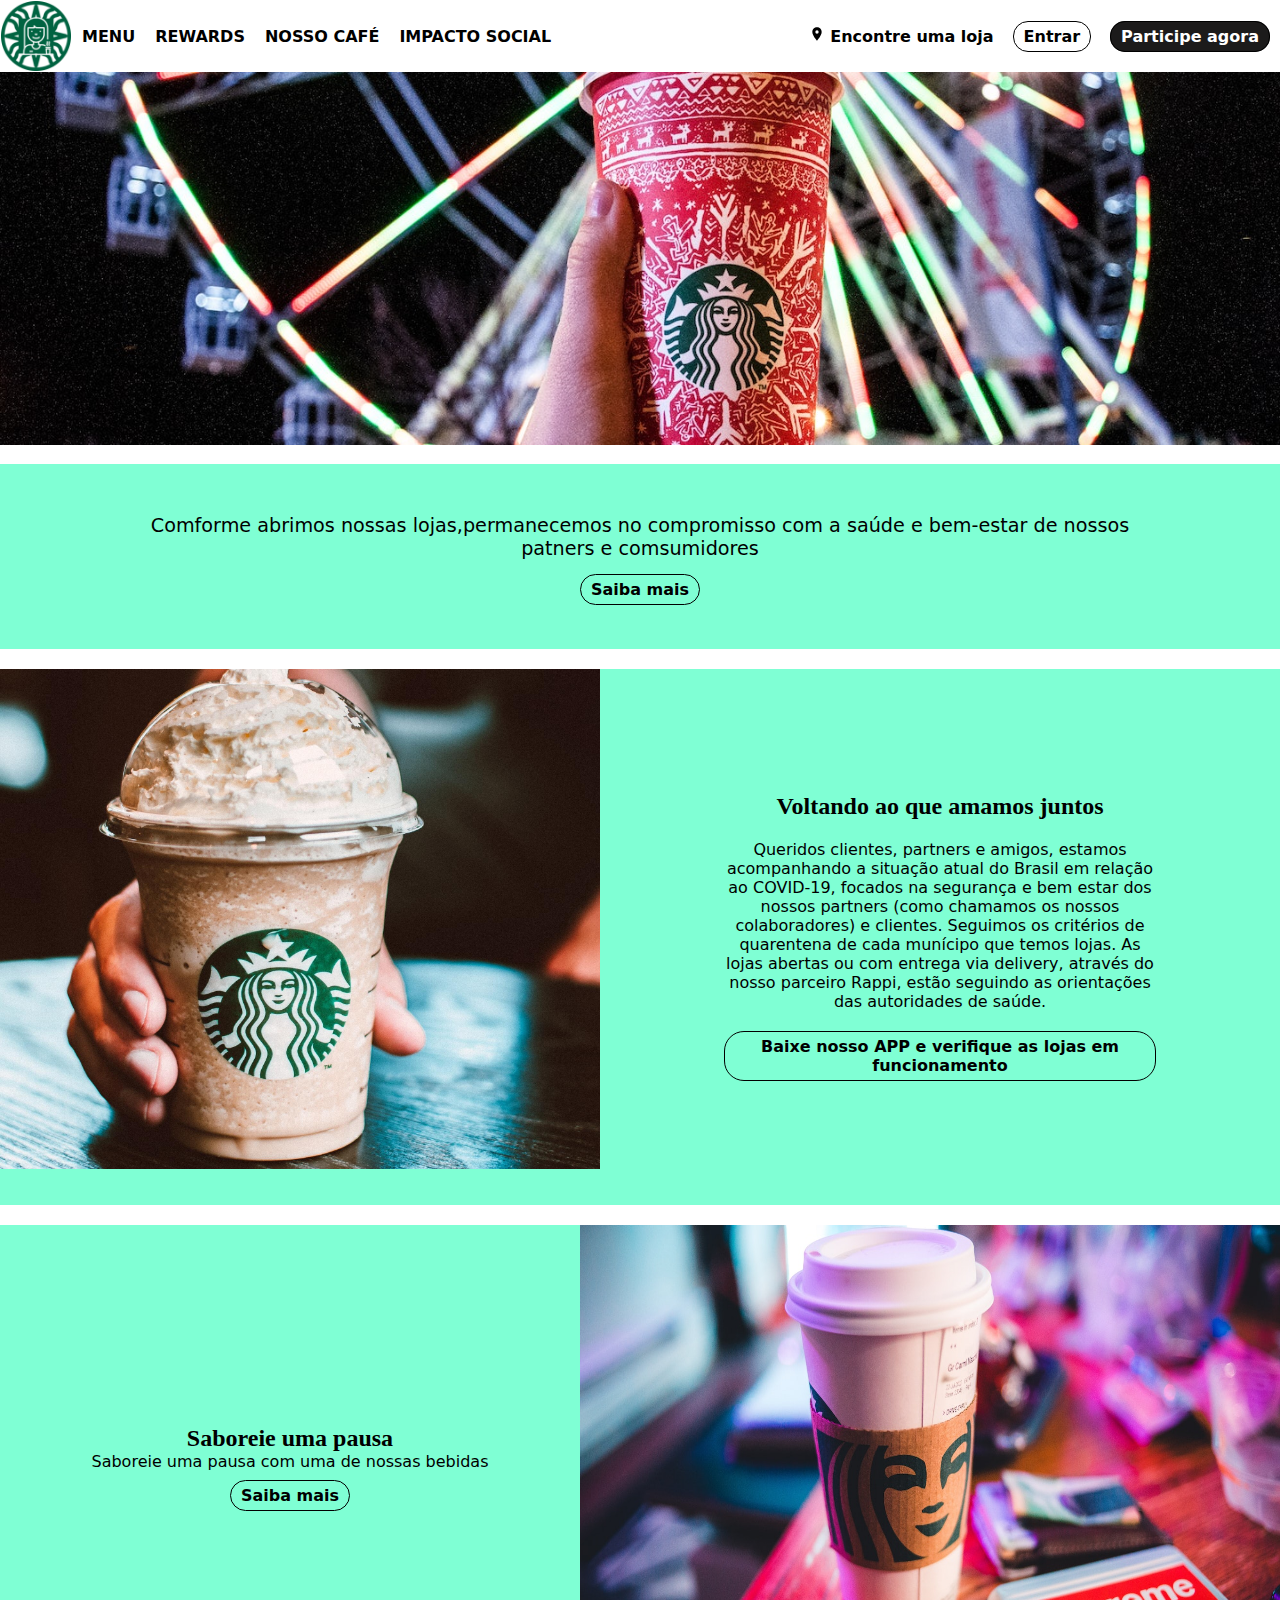
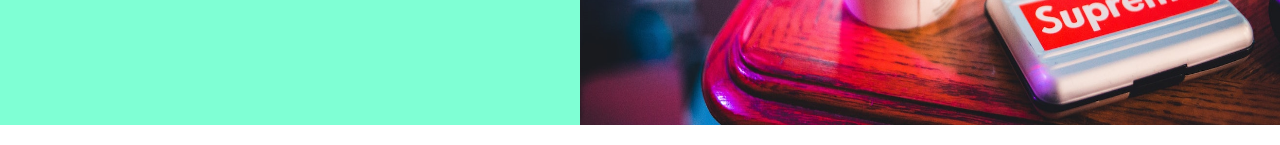
<file: Starcoffee/index.html>
<!DOCTYPE html>
<html lang="en">

<head>
    <meta charset="UTF-8">
    <meta http-equiv="X-UA-Compatible" content="IE=edge">
    <meta name="viewport" content="width=device-width, initial-scale=1.0">
    <link rel="preconnect" href="https://fonts.googleapis.com">
    <link rel="preconnect" href="https://fonts.gstatic.com" crossorigin>
    <link href="https://fonts.googleapis.com/css2?family=Rampart+One&family=Roboto:ital,wght@1,500&display=swap"
        rel="stylesheet">
    <link rel="stylesheet" href="Stylec.Css">
    <link rel="stylesheet" href="index.html">
    <title>Document</title>
</head>

<body>
    <header>
        <div class="logo-menu">

            <img src="img/logo.png" alt="">
            <nav>
                <ul class="menu">
                    <li><a href="" class="ter"> MENU</a></li>
                    <li><a href="" class="ter"> REWARDS</a></li>
                    <li><a href="" class="ter"> NOSSO CAFÉ</a></li>
                    <li><a href="" class="ter"> IMPACTO SOCIAL</a></li>
                </ul>
            </nav>
        </div>
        <div class="botoes-menu">
            <a href="" class="botao-loja"><img src="img/baseline-location-on.svg" alt=""> Encontre uma loja</a>
            <a href="loginstar.html" class="botao-branco">Entrar</a>
            <a href="" class="botao-preto">Participe agora</a>
        </div>
    </header>

    <main>
        <img src="img/capasite.jpg" alt="" class="img1">
        <div class="texto1">
            <p class="baixo">Comforme abrimos nossas lojas,permanecemos no compromisso com a saúde e bem-estar de
                nossos<br>patners e comsumidores</p>
            <a href="" class="saiba">Saiba mais</a>
        </div>

        <div class="img-texto">
            <img src="img/site1.jpg" alt="" class="img2">

            <div class="texto2">
                <h2 class="pera">Voltando ao que amamos juntos</h2>
                <p class="pera">Queridos clientes, partners e amigos, estamos acompanhando a situação atual do Brasil em
                    relação ao
                    COVID-19, focados na segurança e bem estar dos nossos partners (como chamamos os nossos
                    colaboradores) e
                    clientes. Seguimos os critérios de quarentena de cada munícipo que temos lojas. As lojas abertas ou
                    com
                    entrega via delivery, através do nosso parceiro Rappi, estão seguindo as orientações das autoridades
                    de
                    saúde.</p>

                <a href="" class="saiba"> Baixe nosso APP e verifique as lojas em funcionamento</a>
            </div>
        </div>

        <div class="img-texto2">

            <img src="img/site2.jpg" alt="" class="site2">

            <div class="testo">
                <h2>Saboreie uma pausa</h2>

                <p class="buton">Saboreie uma pausa com uma de nossas bebidas</p>

                <a href="" class="saiba">Saiba mais</a>
            </div>
        </div>

    </main>


</html>
</file>
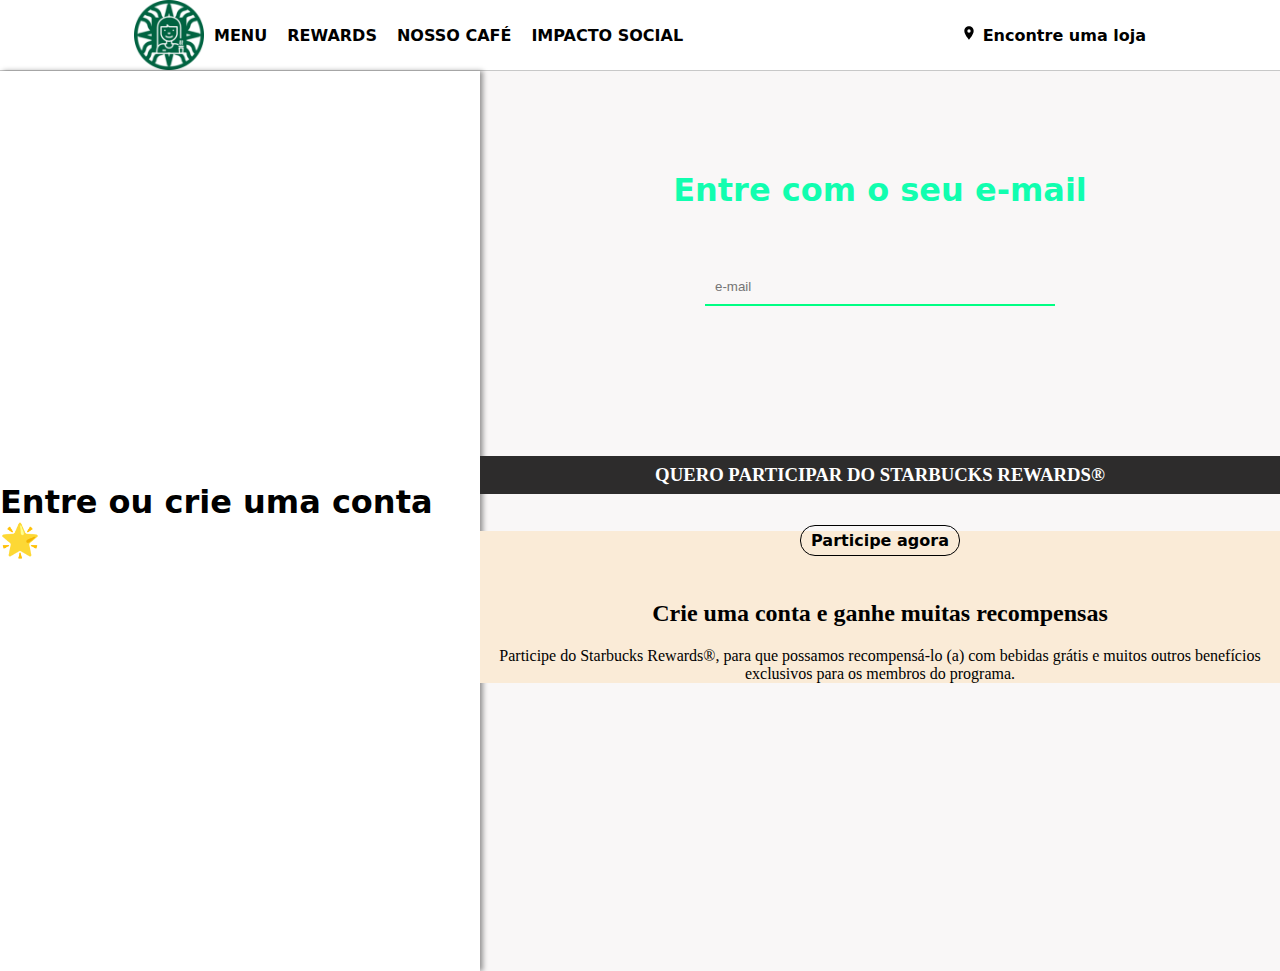
<file: Starcoffee/loginstar.html>
<!DOCTYPE html>
<html lang="en">

<head>
    <meta charset="UTF-8">
    <meta http-equiv="X-UA-Compatible" content="IE=edge">
    <meta name="viewport" content="width=device-width, initial-scale=1.0">
    <link rel="stylesheet" href="index.html">
    <link rel="stylesheet" href="loginc.css">
    <title>Document</title>
</head>

<body>
    <header>
        <div class="logo-menu">

            <img src="img/logo.png" alt="">
            <nav>
                <ul class="menu">
                    <li><a href="index.html" class="ter"> MENU</a></li>
                    <li><a href="" class="ter"> REWARDS</a></li>
                    <li><a href="" class="ter"> NOSSO CAFÉ</a></li>
                    <li><a href="" class="ter"> IMPACTO SOCIAL</a></li>
                </ul>
            </nav>
        </div>
        <div class="botoes-menu">
            <a href="" class="botao-loja"><img src="img/baseline-location-on.svg" alt=""> Encontre uma loja</a>

        </div>
    </header>

    <main>

        <div class="login-crie">
            <h1>Entre ou crie uma conta 🌟</h1>
        </div>
        <div class="h111">
            <h1 class="h11">Entre com o seu e-mail</h1>

            <input type="text" placeholder="e-mail" class="log">

            <div class="branco">
                <h3 class="preto">QUERO PARTICIPAR DO STARBUCKS REWARDS®</h3>
            </div>

            <div class="agora">

                <a class="botao-branco merg">Participe agora</a>

                <h2 class="merg">Crie uma conta e ganhe muitas recompensas</h2>

                <p>Participe do Starbucks Rewards®, para que possamos recompensá-lo (a) com bebidas grátis e muitos
                    outros benefícios exclusivos para os membros do programa.</p>

            </div>
        </div>

        <div class="preto"></div>
    </main>
</body>

</html>
</file>
<file: Starcoffee/Stylec.Css>
* {
    margin: 0;
    padding: 0;
    box-sizing: border-box;
}

.logo-menu {
    display: flex;
}



.logo-menu>img {
    height: 70px;
    margin: 1px;
}

.menu {
    display: flex;
    align-items: center;
    height: 100%;
}

.menu:hover {
    display: flex;
    align-items: center;
    height: 100%;
    color: aquamarine;
    transition: 500ms;
}

li {
    list-style-type: none;
    padding: 10px;
}

a {
    text-decoration: none;
    color: black;
    font-family: system-ui, -apple-system, BlinkMacSystemFont, 'Segoe UI', Roboto, Oxygen, Ubuntu, Cantarell, 'Open Sans', 'Helvetica Neue', sans-serif;
    font-weight: 600;
}

.ter:hover {
    text-decoration: none;
    color: black;
    font-family: system-ui, -apple-system, BlinkMacSystemFont, 'Segoe UI', Roboto, Oxygen, Ubuntu, Cantarell, 'Open Sans', 'Helvetica Neue', sans-serif;
    font-weight: 600;
    color: aquamarine;
    transition: 500ms;
}


header {
    display: flex;
    justify-content: space-between;
    align-items: center;
    box-shadow: 0 0 10px rgba(0, 0, 0, 0.452);
}

.botao-branco {
    border: 1px solid black;
    border-radius: 15px;
    padding: 5px 10px;
    margin-left: 15px;
    margin-right: 15px;
}

.botao-branco:hover {
    border: 1px solid black;
    border-radius: 15px;
    padding: 5px 10px;
    margin-left: 15px;
    margin-right: 15px;
    background-color: rgba(222, 221, 221, 0.678);
    transition: 500ms;
    box-shadow: 2 2 2px rgb(100, 97, 97);
    transform: scale(0.9);
    transition: 500ms;
}

.botao-preto {
    border: 1px solid rgb(0, 0, 0);
    border-radius: 15px;
    padding: 5px 10px;
    background-color: rgb(28, 27, 27);
    color: rgb(255, 255, 255);
    margin-right: 10px;
}

.botao-preto:hover {
    border: 1px solid rgb(0, 0, 0);
    border-radius: 15px;
    padding: 5px 10px;
    background-color: rgb(28, 27, 27);
    color: rgba(226, 222, 222, 0.825);
    margin-right: 10px;
    transition: 500ms;
    box-shadow: 2 2 2px rgb(100, 97, 97);
    transform: scale(0.9);
    transition: 500ms;
}

.img1 {
    width: 100%;
}

main {
    max-width: 1300px;
    margin: 0 auto;
}

.texto1 {
    background-color: aquamarine;
    text-align: center;
    padding: 50px;
    margin-top: 15px;
}

.saiba {
    border: 1px black solid;
    border-radius: 20px;
    padding: 5px 10px;
}

.saiba:hover {
    border: 1px black solid;
    border-radius: 20px;
    padding: 5px 10px;
    transform: scale(0.9);
    transition: 500ms;
}

.saiba:hover {
    border: 1px black solid;
    border-radius: 20px;
    padding: 5px 10px;
    transform: scale(0.9);
    transition: 500ms;
}

p {
    font-family: system-ui, -apple-system, BlinkMacSystemFont, 'Segoe UI', Roboto, Oxygen, Ubuntu, Cantarell, 'Open Sans', 'Helvetica Neue', sans-serif;
}

.baixo {
    margin-bottom: 20px;
    font-size: larger;
}

.texto1 {
    margin-bottom: 20px;
}

.img-texto {
    background-color: aquamarine;
}

.img2 {
    width: 600px;
    height: 500px;
    float: left;
}

.texto2 {
    display: flex;
    flex-direction: column;
    text-align: center;
    padding: 124px;
}

.pera {
    padding-bottom: 20px;
}

.site2 {
    width: 700px;
    height: 500px;
    float: right;
}

.testo {
    background-color: aquamarine;
    width: 700px;
    height: 500px;
    text-align: center;
    padding-top: 200px;
    margin-top: 20px;
    margin-bottom: 20px;
}

.buton {
    margin-bottom: 15px;
}

h1{
    color: snow;
}
</file>
<file: Starcoffee/loginc.css>
*{
    margin: 0 auto;
    padding: 0;
    box-sizing: border-box; 
 }
.logo-menu {
    display: flex;
    
}


.logo-menu>img {
    height: 70px;
   padding: 0;
    position: left;
}

.menu {
    display: flex;
    align-items: center;
    height: 100%;
}

.menu:hover {
    display: flex;
    align-items: center;
    height: 100%;
    color: aquamarine;
    transition: 500ms;
}

li {
    list-style-type: none;
    padding: 10px;
}

a {
    text-decoration: none;
    color: black;
    font-family: system-ui, -apple-system, BlinkMacSystemFont, 'Segoe UI', Roboto, Oxygen, Ubuntu, Cantarell, 'Open Sans', 'Helvetica Neue', sans-serif;
    font-weight: 600;
}

.ter:hover {
    text-decoration: none;
    color: black;
    font-family: system-ui, -apple-system, BlinkMacSystemFont, 'Segoe UI', Roboto, Oxygen, Ubuntu, Cantarell, 'Open Sans', 'Helvetica Neue', sans-serif;
    font-weight: 600;
    color: aquamarine;
    transition: 500ms;
}


header {
    display: flex;
    justify-content: space-between;
    align-items: center;
    box-shadow: 0 10 10px rgba(0, 0, 0, 0.452);
    border-bottom: 1px rgba(0, 0, 0, 0.214) solid;
}

.botao-branco {
    border: 1px solid black;
    border-radius: 15px;
    padding: 5px 10px;
    margin-left: 15px;
    margin-right: 15px;
}

.botao-branco:hover {
    border: 1px solid black;
    border-radius: 15px;
    padding: 5px 10px;
    margin-left: 15px;
    margin-right: 15px;
    background-color: rgba(222, 221, 221, 0.678);
    transition: 500ms;
    box-shadow: 2 2 2px rgb(100, 97, 97);
    transform: scale(0.9);
    transition: 500ms;
}

.botao-preto {
    border: 1px solid rgb(0, 0, 0);
    border-radius: 15px;
    padding: 5px 10px;
    background-color: rgb(28, 27, 27);
    color: rgb(255, 255, 255);
    margin-right: 10px;
}

.botao-preto:hover {
    border: 1px solid rgb(0, 0, 0);
    border-radius: 15px;
    padding: 5px 10px;
    background-color: rgb(28, 27, 27);
    color: rgba(226, 222, 222, 0.825);
    margin-right: 10px;
    transition: 500ms;
    box-shadow: 2 2 2px rgb(100, 97, 97);
    transform: scale(0.9);
    transition: 500ms;
}

.login-crie{
 background-color: rgb(255, 255, 255);
 width: 2500px ;
 height: 900px;
 align-items: center;
 margin: 0;
 display: flex;
box-shadow: 3px 0 5px rgba(0, 0, 0, 0.399);
font-family: system-ui, -apple-system, BlinkMacSystemFont, 'Segoe UI', Roboto, Oxygen, Ubuntu, Cantarell, 'Open Sans', 'Helvetica Neue', sans-serif;
}

main{
    display: flex;
    background-color: rgba(236, 231, 231, 0.337);
    justify-content: space-between;
}

 .h11{
    margin: 0;
    padding-top: 20px;
    color: rgb(17, 254, 175);
    font-family: system-ui, -apple-system, BlinkMacSystemFont, 'Segoe UI', Roboto, Oxygen, Ubuntu, Cantarell, 'Open Sans', 'Helvetica Neue', sans-serif;
}

.h111{
    padding-top: 80px;
   text-align: center;
   
}

.log{
    border: none;
}

.log{
    border-bottom: 2px solid rgb(0, 255, 132);
    padding: 10px;
   width: 350px;
   background-color: rgba(236, 231, 231, 0);
   margin-top: 60px;
}

.preto{
    background-color: rgb(45, 44, 44);
    color: white;
    margin-top: 150px;
    padding-top: 8px;
    padding-bottom: 8px;
   margin-bottom: 20px;
    }

.branco{
   width: 800px;
height: 25px; 
background-color: black;
text-align: center;
background-position: left;
} 

.merg{
   margin-top: 50px;
   margin-bottom: 20px;
}

.agora{
    margin-top: 50px;

    background-color: antiquewhite;
}
</file>
